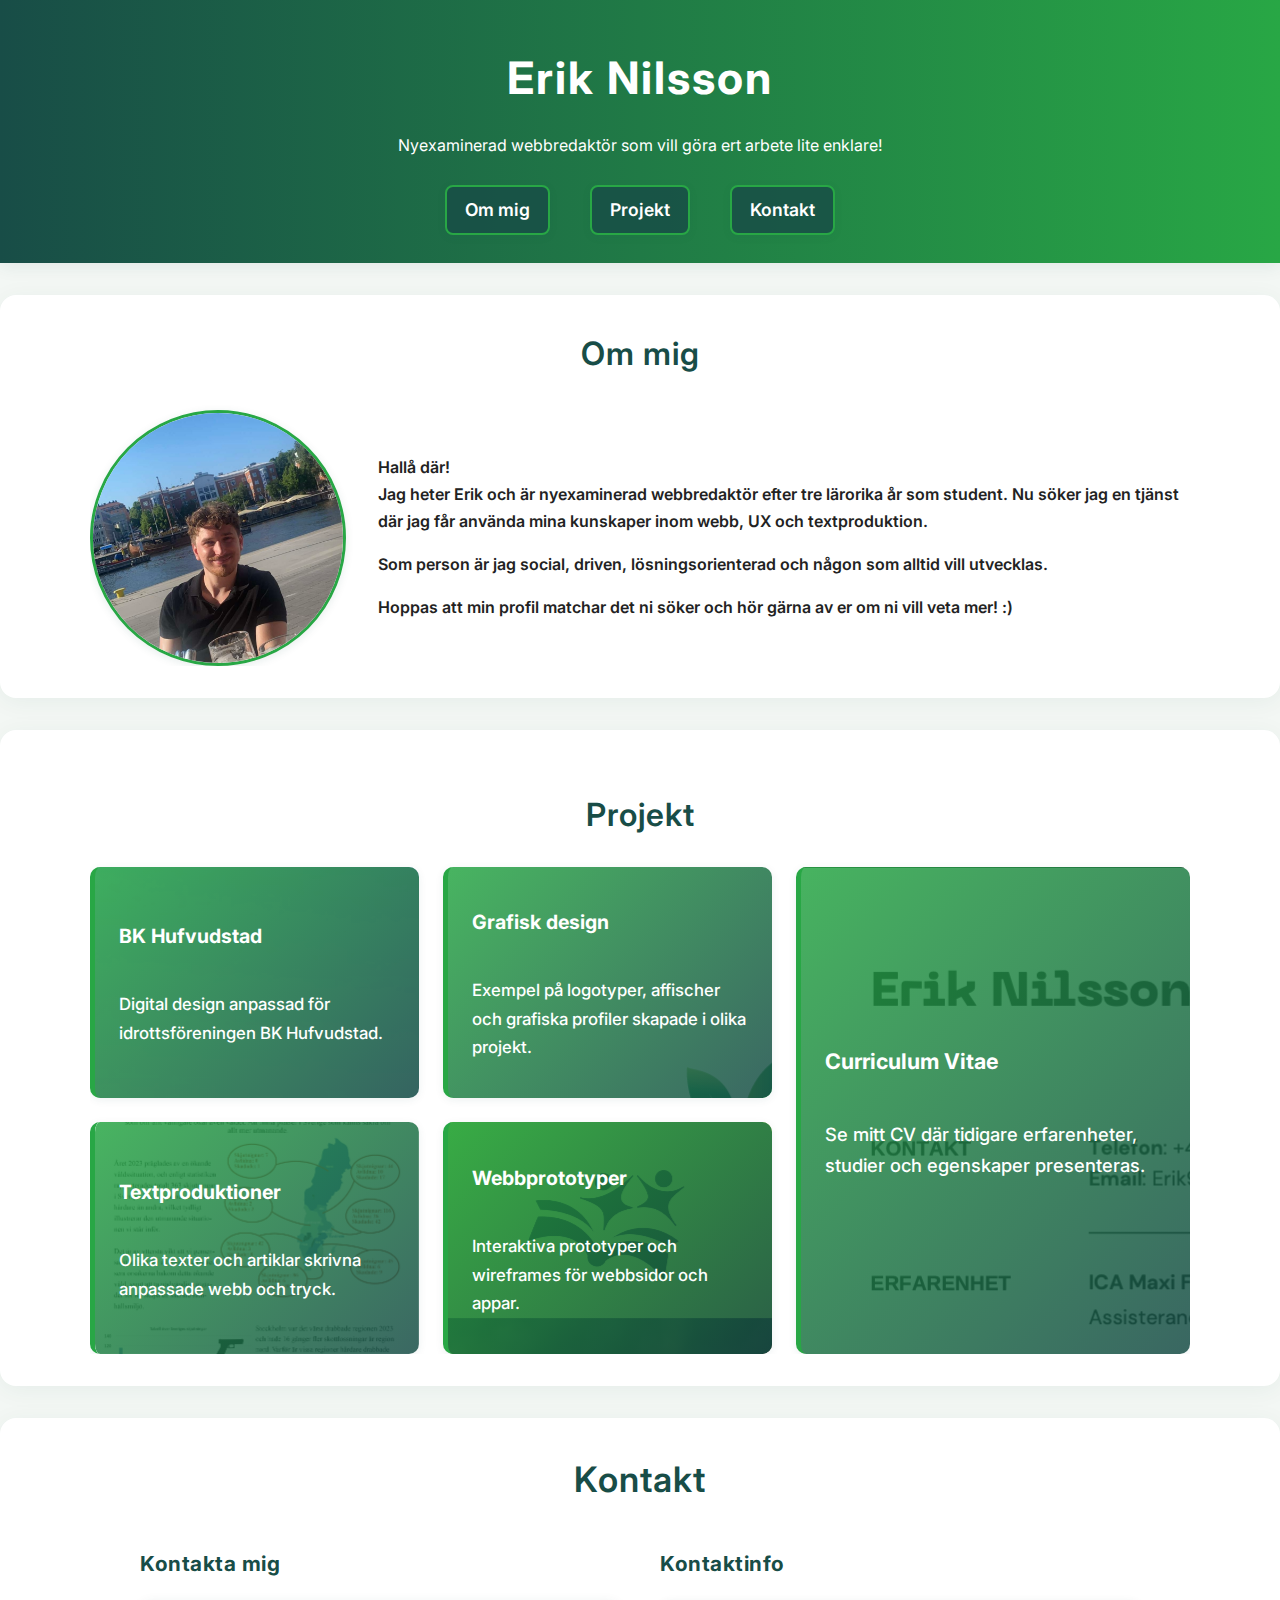
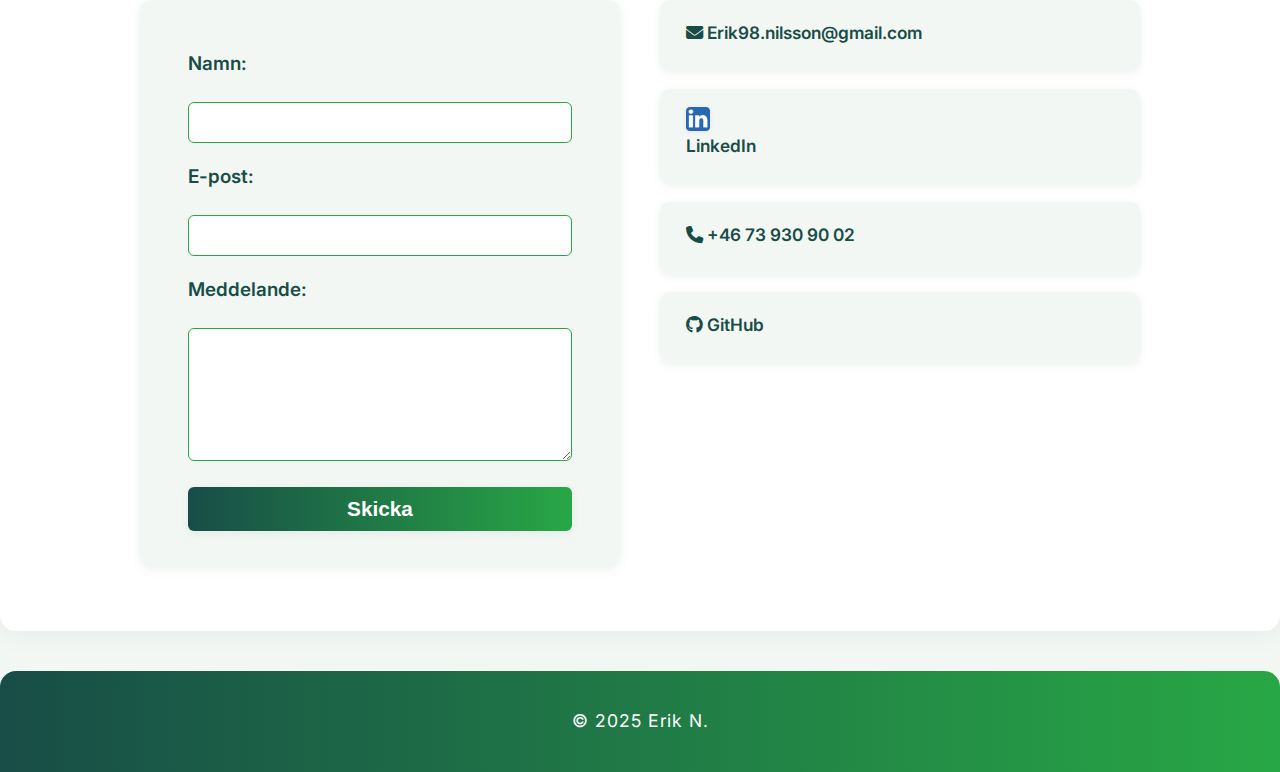
<file: index.html>
<head>
    <meta charset="UTF-8">
    <meta name="viewport" content="width=device-width, initial-scale=1.0">
    <title>Min Portfolio</title>
    <link rel="stylesheet" href="style.css">
    <!-- Font Awesome CDN för ikoner (valfritt) -->
    <link rel="stylesheet" href="https://cdnjs.cloudflare.com/ajax/libs/font-awesome/6.4.0/css/all.min.css">
    <link href="https://fonts.googleapis.com/css?family=Inter:400,600&display=swap" rel="stylesheet">
</head>
<body>
    <header>
        <div class="container">
            <h1>Erik Nilsson</h1>
            <p>Nyexaminerad webbredaktör som vill göra ert arbete lite enklare!</p>
        </div>
        <nav class="main-nav">
            <ul>
                <li><a href="#about">Om mig</a></li>
                <li><a href="#projects">Projekt</a></li>
                <li><a href="#contact">Kontakt</a></li>
            </ul>
        </nav>
    </header>
                 <section id="about">
            <div class="container">
                <h2 class="about-title">Om mig</h2>
                <div class="about-flex">
                    <img src="erik.jpg" alt="Erik Nilsson" class="profilbild">
                                        <div class="about-text">
                        <p>Hallå där!<br>
                        Jag heter Erik och är nyexaminerad webbredaktör efter tre lärorika år som student. Nu söker jag en tjänst där jag får använda mina kunskaper inom webb, UX och textproduktion.</p>
                        <p>Som person är jag social, driven, lösningsorienterad och någon som alltid vill utvecklas.</p>
                        <p>Hoppas att min profil matchar det ni söker och hör gärna av er om ni vill veta mer! :)</p>
                    </div>
                </div>
            </div>
        </section>
       <section id="projects">
        <div class="container">
            <h2>Projekt</h2>
            <div class="projects-grid">
                <a href="bkhufvudstad.html" class="project" id="project1">
                    <h3>BK Hufvudstad</h3>
                    <p>Digital design anpassad för idrottsföreningen BK Hufvudstad.</p>
                </a>
                <a href="design.html" class="project" id="project2">
                    <h3>Grafisk design</h3>
                    <p>Exempel på logotyper, affischer och grafiska profiler skapade i olika projekt.</p>
                </a>
                <a href="text.html" class="project" id="project3">
                    <h3>Textproduktioner</h3>
                    <p>Olika texter och artiklar skrivna anpassade webb och tryck.</p>
                </a>
                <a href="webbprototyper.html" class="project" id="project4">
                    <h3>Webbprototyper</h3>
                    <p>Interaktiva prototyper och wireframes för webbsidor och appar.</p>
                </a>
                <a href="ErikNilsson.pdf" class="project project-cv" id="project5" target="_blank">
                    <h3>Curriculum Vitae</h3>
                    <p>Se mitt CV där tidigare erfarenheter, studier och egenskaper presenteras.</p>
                </a>
            </div>
        </div>
    </section>
       <section id="contact">
        <div class="container">
            <h2 class="contact-main-title">Kontakt</h2>
            <div class="contact-flex">
                <div class="contact-form-wrapper">
                    <h3 class="contact-subtitle">Kontakta mig</h3>
                    <form action="mailto:erik98.nilsson@gmail.com" method="post" enctype="text/plain" class="contact-form">
                        <label for="name">Namn:</label>
                        <input type="text" id="name" name="name" required>
                        <label for="email">E-post:</label>
                        <input type="email" id="email" name="email" required>
                        <label for="message">Meddelande:</label>
                        <textarea id="message" name="message" rows="5" required></textarea>
                        <button type="submit">Skicka</button>
                    </form>
                </div>
                                <div class="contact-info-wrapper">
                    <h3 class="contact-subtitle">Kontaktinfo</h3>
                    <div class="contact-info-list">
                        <div class="contact-info-item">
                            <a href="mailto:erik98.nilsson@gmail.com">
                                <i class="fas fa-envelope"></i> Erik98.nilsson@gmail.com
                            </a>
                        </div>
                        <div class="contact-info-item">
                            <a href="https://www.linkedin.com/in/erik98nilsson" target="_blank">
                                <img src="linkedin.png" alt="LinkedIn logga" style="width:24px; height:24px; vertical-align:middle; margin-right:6px;">LinkedIn
                            </a>
                        </div>
                        <div class="contact-info-item">
                            <a href="tel:+46739309002">
                                <i class="fas fa-phone"></i> +46 73 930 90 02
                            </a>
                        </div>
                        <div class="contact-info-item">
                            <a href="https://github.com/Erikn98" target="_blank">
                                <i class="fab fa-github"></i> GitHub
                            </a>
                        </div>
                    </div>
                </div>
        </div>
    </section>
    <footer>
        <div class="container">
            <p>&copy; 2025 Erik N.</p>
        </div>
    </footer>
</body>
</html>
</file>
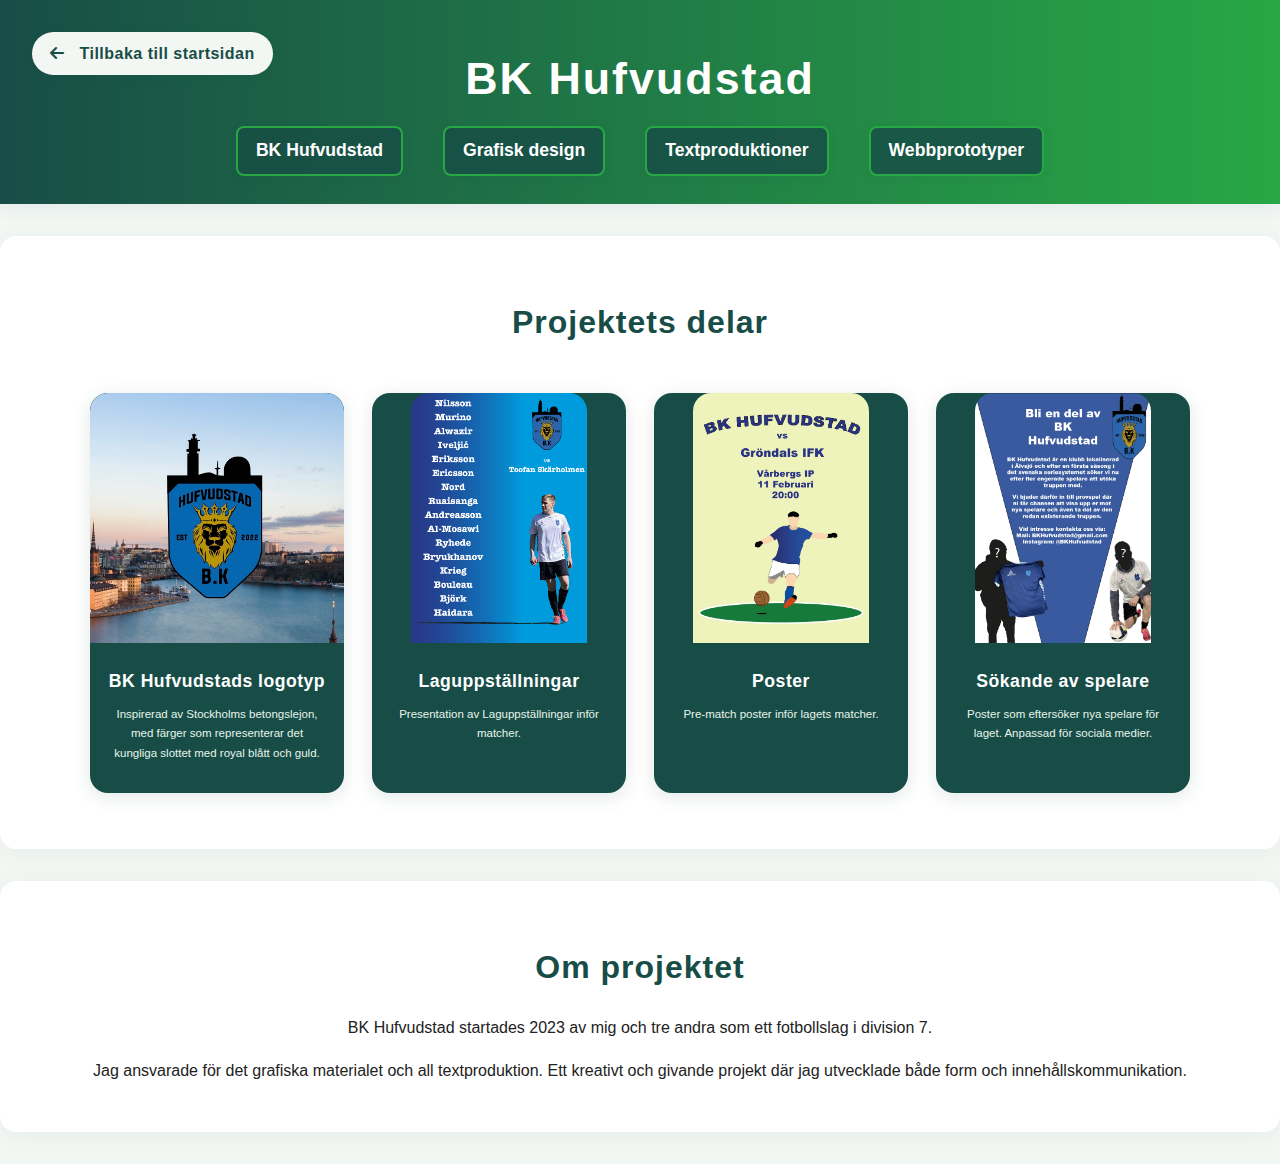
<file: bkhufvudstad.html>
<!DOCTYPE html>
<html lang="sv">
<head>
    <meta charset="UTF-8">
    <title>BK Hufvudstad – Erik Nilsson Portfolio</title>
    <meta name="viewport" content="width=device-width, initial-scale=1.0">
    <link rel="stylesheet" href="style.css">
    <!-- Font Awesome för pilen och hamburgarikonen -->
    <link rel="stylesheet" href="https://cdnjs.cloudflare.com/ajax/libs/font-awesome/6.4.0/css/all.min.css">
    <style>
      .hamburger {
        display: none;
        font-size: 2em;
        background: none;
        border: none;
        color: #fff;
        cursor: pointer;
        margin: 0 12px 0 0;
        z-index: 1001;
      }
      .main-nav .back-menu-link {
        display: none;
      }
      .back-btn-desktop {
        display: inline-block;
      }
      @media (max-width: 700px) {
        .main-nav ul {
          display: none;
          flex-direction: column;
          gap: 18px;
          background: #184D47;
          position: absolute;
          top: 60px;
          left: 0;
          width: 100vw;
          padding: 24px 0 16px 0;
          margin: 0;
          box-shadow: 0 8px 24px rgba(24,77,71,0.13);
          z-index: 1000;
        }
        .main-nav ul.open {
          display: flex;
        }
        .hamburger {
          display: block;
          position: absolute;
          right: 18px;
          top: 18px;
        }
        .main-nav li {
          width: 100%;
          display: flex;
          justify-content: center;
        }
        .main-nav a {
          width: 90vw;
          max-width: 340px;
          text-align: center;
          padding: 14px 0;
          font-size: 1.1em;
          margin: 0 auto;
          border-radius: 10px;
          background: rgba(24,77,71, 0.85);
          border: 2px solid #28A745;
          color: #fff;
        }
        .main-nav .back-menu-link {
          display: flex;
        }
        .back-btn-desktop {
          display: none;
        }
      }
    </style>
</head>
<body>
    <header>
        <a href="index.html" class="back-btn back-btn-desktop"><i class="fas fa-arrow-left"></i> Tillbaka till startsidan</a>
        <h1>BK Hufvudstad</h1>
        <nav class="main-nav">
            <button class="hamburger" aria-label="Öppna meny"><i class="fas fa-bars"></i></button>
            <ul>
                <li class="back-menu-link"><a href="index.html"><i class="fas fa-arrow-left"></i> Tillbaka till startsidan</a></li>
                <li><a href="bkhufvudstad.html">BK Hufvudstad</a></li>
                <li><a href="design.html">Grafisk design</a></li>
                <li><a href="text.html">Textproduktioner</a></li>
                <li><a href="webbprototyper.html">Webbprototyper</a></li>
            </ul>
        </nav>
    </header>
    <main>
        <section>
            <h2>Projektets delar</h2>
            <div class="bkh-grid">
                <div class="bkh-card">
                    <a href="bk_logotyp.pdf" target="_blank">
                        <img src="bkh_bakgrund.jpg" alt="BK Hufvudstads logotyp" class="bkh-thumb">
                    </a>
                    <h3>BK Hufvudstads logotyp</h3>
                    <p>Inspirerad av Stockholms betongslejon, med färger som representerar det kungliga slottet med royal blått och guld.</p>
                </div>
                <div class="bkh-card">
                    <a href="matchday.PNG" target="_blank">
                        <img src="matchday.PNG" alt="Laguppställning för BK Hufvudstad" class="bkh-thumb">
                    </a>
                    <h3>Laguppställningar</h3>
                    <p>Presentation av Laguppställningar inför matcher.</p>
                </div>
                <div class="bkh-card">
                    <a href="posterbkh.png" target="_blank">
                        <img src="posterbkh.png" alt="Pre-match poster för BK Hufvudstad" class="bkh-thumb">
                    </a>
                    <h3>Poster</h3>
                    <p>Pre-match poster inför lagets matcher.</p>
                </div>
                <div class="bkh-card">
                    <a href="delavBKH.png" target="_blank">
                        <img src="delavBKH.png" alt="Poster som besrkvier BK Hufvudstads sökande på spelare" class="bkh-thumb">
                    </a>
                    <h3>Sökande av spelare</h3>
                    <p>Poster som eftersöker nya spelare för laget. Anpassad för sociala medier.</p>
                </div>
            </div>
        </section>
        <section class="center-section">
            <h2>Om projektet</h2>
            <p>
                BK Hufvudstad startades 2023 av mig och tre andra som ett fotbollslag i division 7.
            </p>
            <p>
                Jag ansvarade för det grafiska materialet och all textproduktion. Ett kreativt och givande projekt där jag utvecklade både form och innehållskommunikation.
            </p>
        </section>
    </main>
    <script>
      // Hamburger-meny funktion
      document.querySelector('.hamburger').addEventListener('click', function() {
        document.querySelector('.main-nav ul').classList.toggle('open');
      });
      // Stäng meny när man klickar på en länk (mobil)
      document.querySelectorAll('.main-nav a').forEach(link => {
        link.addEventListener('click', () => {
          document.querySelector('.main-nav ul').classList.remove('open');
        });
      });
    </script>
</body>
</file>
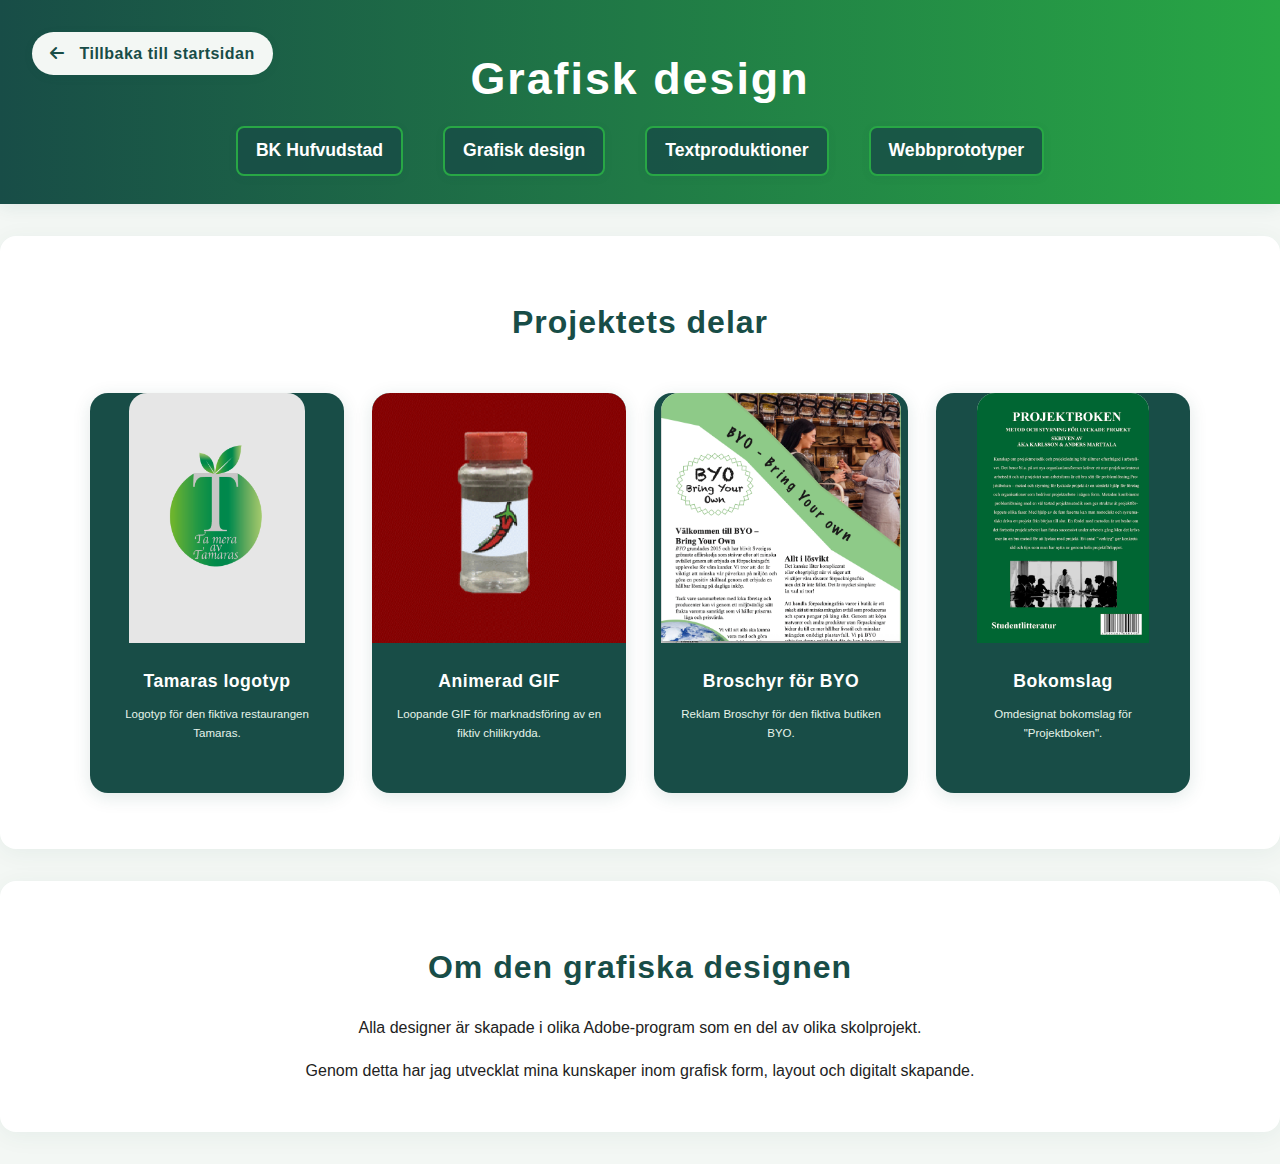
<file: design.html>
<!DOCTYPE html>
<html lang="sv">
<head>
    <meta charset="UTF-8">
    <title>Grafisk design – Erik Nilsson Portfolio</title>
    <link rel="stylesheet" href="style.css">
    <!-- Font Awesome för pilen -->
    <link rel="stylesheet" href="https://cdnjs.cloudflare.com/ajax/libs/font-awesome/6.4.0/css/all.min.css">
</head>
<body>
    <header>
        <a href="index.html" class="back-btn"><i class="fas fa-arrow-left"></i> Tillbaka till startsidan</a>
        <h1>Grafisk design</h1>
        <nav class="main-nav">
    <ul>
        <li><a href="bkhufvudstad.html">BK Hufvudstad</a></li>
        <li><a href="design.html">Grafisk design</a></li>
        <li><a href="text.html">Textproduktioner</a></li>
        <li><a href="webbprototyper.html">Webbprototyper</a></li>
    </ul>
</nav>
    </header>
    <main>
        <section>
            <h2>Projektets delar</h2>
                                               <div class="bkh-grid">
                            <div class="bkh-card">
                                <a href="tamaras.png" target="_blank">
                                    <img src="tamaras.png" alt="Logotyp för Tamaras" class="bkh-thumb">
                                </a>
                                <h3>Tamaras logotyp</h3>
                                <p>Logotyp för den fiktiva restaurangen Tamaras.</p>
                            </div>
                            <div class="bkh-card">
                                <a href="chili.gif" target="_blank">
                                    <img src="chili.png" alt="Reklam för en chilikrydda i form av GIF" class="bkh-thumb">
                                </a>
                                <h3>Animerad GIF</h3>
                                <p>Loopande GIF för marknadsföring av en fiktiv chilikrydda.</p>
                            </div>
                            <div class="bkh-card">
                                <a href="BYO.pdf" target="_blank">
                                    <img src="byo.png" alt="Reklam-broschyr för BYO" class="bkh-thumb">
                                </a>
                                <h3>Broschyr för BYO</h3>
                                <p>Reklam Broschyr för den fiktiva butiken BYO. </p>
                            </div>
                            <div class="bkh-card">
                                <a href="bokomslag.png" target="_blank">
                                    <img src="bakbok.png" alt="Bokomslag" class="bkh-thumb">
                                </a>
                                <h3>Bokomslag</h3>
                                <p>Omdesignat bokomslag för "Projektboken".</p>
                            </div>
                        </div>
        </section>
        <section class="center-section">
            <h2>Om den grafiska designen</h2>
            <p>
                Alla designer är skapade i olika Adobe-program som en del av olika skolprojekt. 
            </p>
            <p>
                Genom detta har jag utvecklat mina kunskaper inom grafisk form, layout och digitalt skapande.           
            </p>
        </section>
    </main>
</body>
</file>
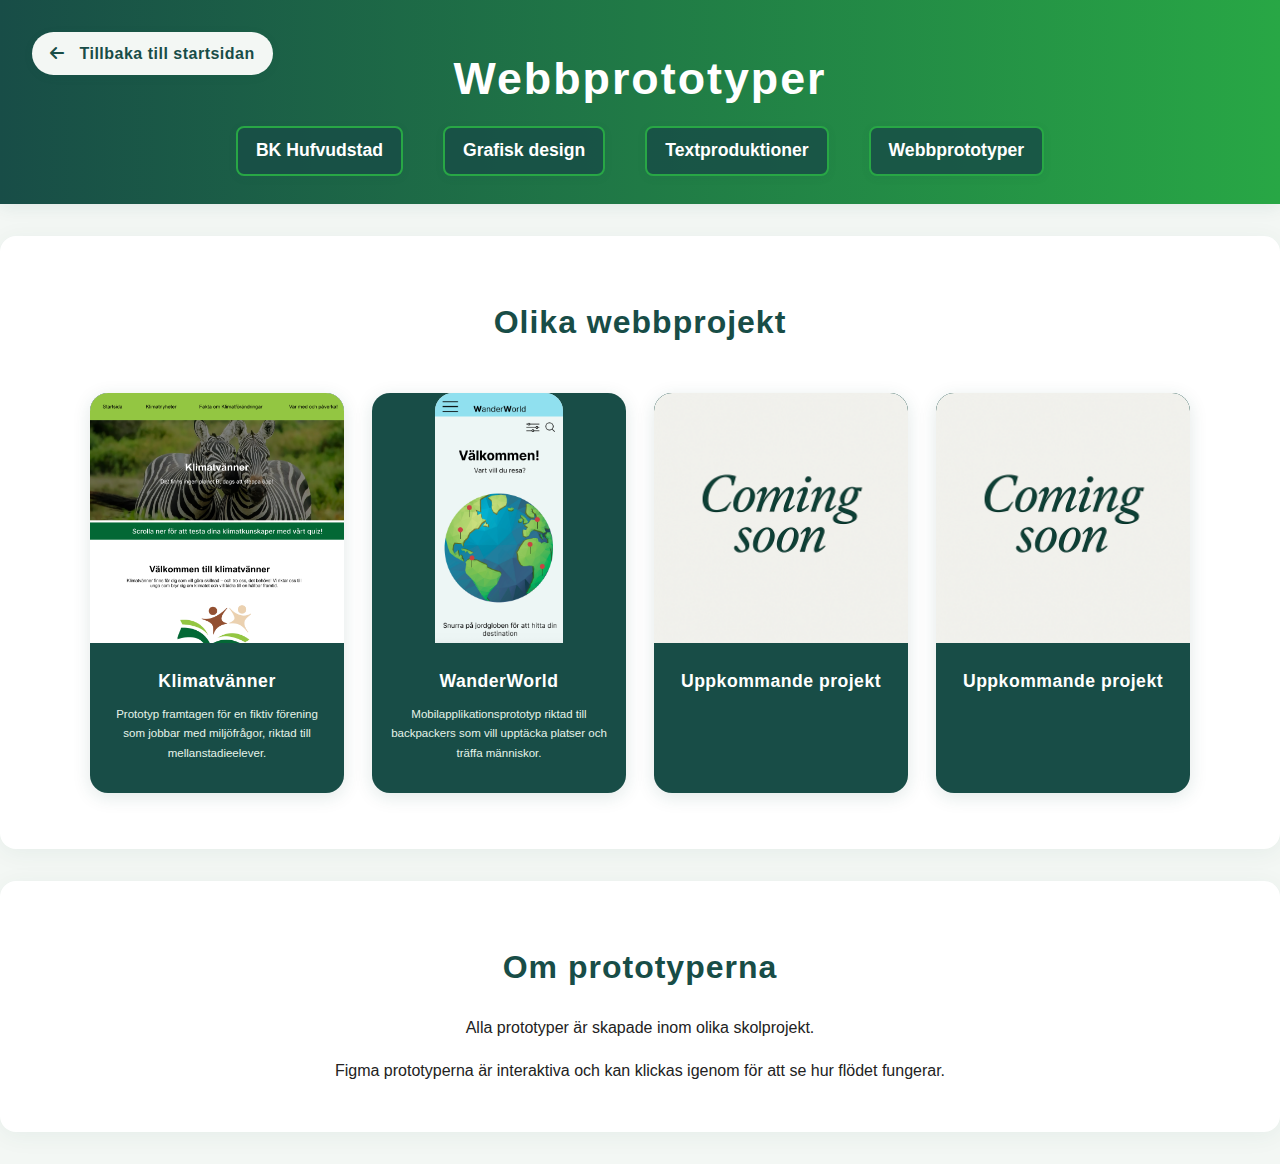
<file: webbprototyper.html>
<!DOCTYPE html>
<html lang="sv">
<head>
    <meta charset="UTF-8">
    <title>Webbprototyper – Erik Nilsson Portfolio</title>
    <meta name="viewport" content="width=device-width, initial-scale=1.0">
    <link rel="stylesheet" href="style.css">
    <!-- Font Awesome för pilen och hamburgarikonen -->
    <link rel="stylesheet" href="https://cdnjs.cloudflare.com/ajax/libs/font-awesome/6.4.0/css/all.min.css">
    <style>
      .hamburger {
        display: none;
        font-size: 2em;
        background: none;
        border: none;
        color: #fff;
        cursor: pointer;
        margin: 0 12px 0 0;
        z-index: 1001;
      }
      .main-nav .back-menu-link {
        display: none;
      }
      .back-btn-desktop {
        display: inline-block;
      }
      @media (max-width: 700px) {
        .main-nav ul {
          display: none;
          flex-direction: column;
          gap: 18px;
          background: #184D47;
          position: absolute;
          top: 60px;
          left: 0;
          width: 100vw;
          padding: 24px 0 16px 0;
          margin: 0;
          box-shadow: 0 8px 24px rgba(24,77,71,0.13);
          z-index: 1000;
        }
        .main-nav ul.open {
          display: flex;
        }
        .hamburger {
          display: block;
          position: absolute;
          right: 18px;
          top: 18px;
        }
        .main-nav li {
          width: 100%;
          display: flex;
          justify-content: center;
        }
        .main-nav a {
          width: 90vw;
          max-width: 340px;
          text-align: center;
          padding: 14px 0;
          font-size: 1.1em;
          margin: 0 auto;
          border-radius: 10px;
          background: rgba(24,77,71, 0.85);
          border: 2px solid #28A745;
          color: #fff;
        }
        .main-nav .back-menu-link {
          display: flex;
        }
        .back-btn-desktop {
          display: none;
        }
      }
    </style>
</head>
<body>
    <header>
        <a href="index.html" class="back-btn back-btn-desktop"><i class="fas fa-arrow-left"></i> Tillbaka till startsidan</a>
        <h1>Webbprototyper</h1>
        <nav class="main-nav">
            <button class="hamburger" aria-label="Öppna meny"><i class="fas fa-bars"></i></button>
            <ul>
                <li class="back-menu-link"><a href="index.html"><i class="fas fa-arrow-left"></i> Tillbaka till startsidan</a></li>
                <li><a href="bkhufvudstad.html">BK Hufvudstad</a></li>
                <li><a href="design.html">Grafisk design</a></li>
                <li><a href="text.html">Textproduktioner</a></li>
                <li><a href="webbprototyper.html">Webbprototyper</a></li>
            </ul>
        </nav>
    </header>
    <main>
        <section>
            <h2>Olika webbprojekt</h2>
            <div class="bkh-grid">
                <div class="bkh-card">
                    <a href="https://www.figma.com/proto/Uv94S9jatNSTQD6QnqdT3i/Klimatv%C3%A4nner_Prototyp?node-id=0-1&t=8s7SMfj8vxd9umDa-1" target="_blank">
                        <img src="klimat.png" alt="Skärmdump på klimatvänner webbplats" class="bkh-thumb">
                    </a>
                    <h3>Klimatvänner</h3>
                    <p>Prototyp framtagen för en fiktiv förening som jobbar med miljöfrågor, riktad till mellanstadieelever.</p>
                </div>
                <div class="bkh-card">
                    <a href="https://www.figma.com/design/P27ujlxmkSATGJakl7djOE/WanderWorld_Prototyp_App?node-id=0-1&t=0svZHPwBp1LwyCbq-1" target="_blank">
                        <img src="wanderworld.png" alt="Skärmdump på WanderWorlds mobila app" class="bkh-thumb">
                    </a>
                    <h3>WanderWorld</h3>
                    <p>Mobilapplikationsprototyp riktad till backpackers som vill upptäcka platser och träffa människor.</p>
                </div>
                <div class="bkh-card">
                    <img src="Coming_soon.png" alt="Uppkommande projekt." class="bkh-thumb">
                    <h3>Uppkommande projekt</h3>
                </div>
                <div class="bkh-card">
                    <img src="Coming_soon.png" alt="Uppkommande projekt." class="bkh-thumb">
                    <h3>Uppkommande projekt</h3>
                </div>
            </div>
        </section>
        <section class="center-section">
            <h2>Om prototyperna</h2>
            <p>
                Alla prototyper är skapade inom olika skolprojekt. 
            </p>
            <p>
                Figma prototyperna är interaktiva och kan klickas igenom för att se hur flödet fungerar.
            </p>
        </section>
    </main>
    <script>
      // Hamburger-meny funktion
      document.querySelector('.hamburger').addEventListener('click', function() {
        document.querySelector('.main-nav ul').classList.toggle('open');
      });
      // Stäng meny när man klickar på en länk (mobil)
      document.querySelectorAll('.main-nav a').forEach(link => {
        link.addEventListener('click', () => {
          document.querySelector('.main-nav ul').classList.remove('open');
        });
      });
    </script>
</body>
</file>
<file: style.css>
body {
    font-family: 'Inter', Arial, sans-serif;
    line-height: 1.7;
    margin: 0;
    padding: 0;
    background: #f3f7f4;
    color: #222;
}

header {
    background: linear-gradient(90deg, #184D47 0%, #28A745 100%);
    color: #fff;
    padding: 40px 0 28px 0;
    text-align: center;
    box-shadow: 0 4px 16px rgba(24,77,71,0.08);
}

header h1 {
    margin: 0;
    font-size: 2.8em;
    letter-spacing: 2px;
    font-weight: 700;
}

.main-nav {
    text-align: center;
    margin-top: 10px;
}
.main-nav ul {
    list-style: none;
    padding: 0;
    margin: 0;
    display: inline-flex;
    gap: 32px;
}
.main-nav li {
    display: inline;
}
.main-nav a {
    color: #fff;
    text-decoration: none;
    font-weight: 600;
    font-size: 1.1em;
    padding: 8px 18px;
    border-radius: 8px;
    background: rgba(24,77,71, 0.85);
    border: 2px solid #28A745;
    margin: 0 4px;
    transition: background 0.2s, color 0.2s, box-shadow 0.2s;
    box-shadow: 0 2px 8px rgba(24,77,71,0.08);
    display: inline-block;
}
.main-nav a:hover,
.main-nav a:focus {
    background: #28A745;
    color: #fff;
    box-shadow: 0 4px 16px rgba(40,167,69,0.15);
}

.container {
    width: 95%;
    max-width: 1100px;
    margin: auto;
    overflow: hidden;
}

/* Begränsa kontaktsektionen så den inte blir för bred */
#contact .container {
    max-width: 1000px;
    margin: 0 auto;
    padding: 0 16px;
}

section {
    margin: 32px 0;
    padding: 32px 0;
    background: #fff;
    border-radius: 16px;
    box-shadow: 0 4px 24px rgba(24,77,71,0.06);
}

section h2 {
    text-align: center;
    color: #184D47;
    margin-bottom: 20px;
    font-size: 2em;
    font-weight: 600;
    letter-spacing: 1px;
}

.projects-grid {
    display: grid;
    grid-template-columns: 1fr 1fr 1.2fr;
    grid-template-rows: 1fr 1fr;
    gap: 24px;
    margin-top: 24px;
}

#project1 {
    grid-column: 1 / 2;
    grid-row: 1 / 2;
    display: flex;
    flex-direction: column;
    justify-content: center;
    align-items: flex-start;
    font-size: 1.05em;
    background: 
        linear-gradient(135deg, rgba(40,167,69,0.85) 0%, rgba(24,77,71,0.85) 100%),
        url('bkh_bakgrund.jpg') center/cover no-repeat;
    color: #fff;
    position: relative;
    overflow: hidden;
}
#project2 {
    grid-column: 2 / 3;
    grid-row: 1 / 2;
    display: flex;
    flex-direction: column;
    justify-content: center;
    align-items: flex-start;
    font-size: 1.05em;
    background:
        linear-gradient(135deg, rgba(40,167,69,0.85) 0%, rgba(24,77,71,0.85) 100%),
        url('tamaras.png') center/120% no-repeat;
    color: #fff;
    position: relative;
    overflow: hidden;
}
#project2 > * {
    position: relative;
    z-index: 1;
}
#project3 {
    grid-column: 1 / 2;
    grid-row: 2 / 3;
    display: flex;
    flex-direction: column;
    justify-content: center;
    align-items: flex-start;
    font-size: 1.05em;
    color: #fff;
    position: relative;
    overflow: hidden;
}
#project3::before {
    content: "";
    position: absolute;
    inset: 0;
    background:
        linear-gradient(135deg, rgba(40,167,69,0.85) 0%, rgba(24,77,71,0.85) 100%),
        url('sjuktning.png') center/75% no-repeat;
    z-index: 0;
    pointer-events: none;
}
#project3 > * {
    position: relative;
    z-index: 1;
}
#project4 {
    grid-column: 2 / 3;
    grid-row: 2 / 3;
    display: flex;
    flex-direction: column;
    justify-content: center;
    align-items: flex-start;
    font-size: 1.05em;
    background:
        linear-gradient(135deg, rgba(40,167,69,0.85) 0%, rgba(24,77,71,0.85) 100%),
        url('klimat.png') center/135% no-repeat;
    color: #fff;
    position: relative;
    overflow: hidden;
}
#project4 > * {
    position: relative;
    z-index: 1;
}
#project5 {
    grid-column: 3 / 4;
    grid-row: 1 / 3;
    display: flex;
    flex-direction: column;
    justify-content: center;
    align-items: flex-start;
    font-size: 1.15em;
    background:
        linear-gradient(135deg, rgba(40,167,69,0.85) 0%, rgba(24,77,71,0.85) 100%),
        url('cv.png') center/121% no-repeat;
    color: #fff;
    position: relative;
    overflow: hidden;
}
#project5 > * {
    position: relative;
    z-index: 1;
}
#project5 a {
    color: #fff;
    font-weight: bold;
}
#project5 a:hover {
    color: #ffe066;
}

.project {
    margin: 0;
    padding: 20px 24px;
    border-radius: 10px;
    box-shadow: 0 2px 8px rgba(24,77,71,0.08);
    border-left: 5px solid #28A745;
    transition: box-shadow 0.2s, transform 0.2s;
}
.project:hover {
    box-shadow: 0 6px 24px rgba(24,77,71,0.13);
    transform: translateY(-2px) scale(1.01);
}

a {
    color: #184D47;
    text-decoration: none;
    font-weight: 500;
    transition: color 0.2s;
}
a:hover {
    color: #28A745;
    text-decoration: underline;
}

footer {
    background: linear-gradient(90deg, #184D47 0%, #28A745 100%);
    color: #fff;
    text-align: center;
    padding: 18px 0;
    border-top-left-radius: 16px;
    border-top-right-radius: 16px;
    margin-top: 40px;
    font-size: 1.1em;
    letter-spacing: 1px;
}

/* Kontaktsektion sida vid sida */
.contact-flex {
    display: flex;
    gap: 40px;
    justify-content: center;
    align-items: stretch;
    flex-wrap: wrap;
}

.contact-form-wrapper,
.contact-info-wrapper {
    flex: 1 1 340px;
    min-width: 300px;
    max-width: 480px;
    display: flex;
    flex-direction: column;
    justify-content: flex-start;
}

.contact-form {
    background: #f3f7f4;
    border-radius: 12px;
    box-shadow: 0 2px 12px rgba(24,77,71,0.08);
    padding: 48px 48px 36px 48px;
    margin-bottom: 32px;
    width: 100%;
    max-width: 900px;
    margin-left: auto;
    margin-right: auto;
    display: flex;
    flex-direction: column;
    gap: 18px;
    font-size: 1.18em;
    box-sizing: border-box;
}

.contact-form label {
    font-weight: 600;
    color: #184D47;
    margin-bottom: 4px;
}

.contact-form input,
.contact-form textarea {
    border: 1.5px solid #28A745;
    border-radius: 6px;
    padding: 8px 10px;
    font-size: 1em;
    font-family: inherit;
    background: #fff;
    color: #184D47;
    transition: border 0.2s;
}

.contact-form input:focus,
.contact-form textarea:focus {
    border: 2px solid #184D47;
    outline: none;
}

.contact-form button {
    background: linear-gradient(90deg, #184D47 0%, #28A745 100%);
    color: #fff;
    border: none;
    border-radius: 6px;
    padding: 10px 0;
    font-size: 1.1em;
    font-weight: 700;
    cursor: pointer;
    margin-top: 8px;
    transition: background 0.2s, box-shadow 0.2s;
    box-shadow: 0 2px 8px rgba(24,77,71,0.08);
}

.contact-form button:hover {
    background: #28A745;
    color: #fff;
    box-shadow: 0 4px 16px rgba(40,167,69,0.15);
}

.contactinfo-title {
    font-size: 1.4em;
    color: #184D47;
    margin-bottom: 18px;
    text-align: left;
    margin-left: 10px;
}

.contact-info {
    background: #f3f7f4;
    border-radius: 12px;
    box-shadow: 0 2px 12px rgba(24,77,71,0.08);
    padding: 28px 24px 20px 24px;
    display: flex;
    flex-direction: column;
    justify-content: center;
    height: 100%;
    width: 100%;
    box-sizing: border-box;
}

.contact-info p {
    margin: 18px 0;
    text-align: left;
}

#contact .container p {
    text-align: center;
    margin: 10px 0 0 0;
}

#contact .container a {
    color: #184D47;
    font-weight: 600;
    text-decoration: none;
    transition: color 0.2s;
    display: inline-block;
    margin: 0 8px 6px 8px;
    font-size: 1.08em;
    vertical-align: middle;
}

#contact .container a:hover {
    color: #28A745;
    text-decoration: underline;
}

#contact .container img {
    vertical-align: middle;
    margin-right: 6px;
    border-radius: 4px;
    box-shadow: 0 1px 4px rgba(24,77,71,0.10);
}

/* Responsivitet för mindre skärmar */
@media (max-width: 900px) {
    .projects-grid {
        grid-template-columns: 1fr;
        grid-template-rows: auto;
    }
    #project5 {
        grid-column: 1 / 2;
        grid-row: auto;
        font-size: 1em;
        background: linear-gradient(90deg, #28A745 0%, #184D47 100%);
        color: #fff;
    }
}

@media (max-width: 800px) {
    .contact-flex {
        flex-direction: column;
        align-items: stretch;
    }
    .contact-info {
        margin-top: 0;
    }
}
.contact-main-title {
    text-align: center;
    font-size: 2.2em;
    color: #184D47;
    margin-bottom: 36px;
    margin-top: 0;
    letter-spacing: 1px;
}

.contact-subtitle {
    font-size: 1.3em;
    color: #184D47;
    margin-bottom: 18px;
    margin-top: 0;
    text-align: left;
    letter-spacing: 0.5px;
}
.contact-info-list {
    display: flex;
    flex-direction: column;
    gap: 18px;
}

.contact-info-item {
    background: #f3f7f4;
    border-radius: 10px;
    box-shadow: 0 2px 8px rgba(24,77,71,0.08);
    padding: 18px 18px;
    display: flex;
    align-items: center;
    transition: box-shadow 0.2s, background 0.2s;
}

.contact-info-item:hover {
    background: #e6f4ea;
    box-shadow: 0 4px 16px rgba(40,167,69,0.13);
}

.contact-info-item a {
    color: #184D47;
    font-weight: 600;
    font-size: 1.08em;
    text-decoration: none;
    display: flex;
    align-items: center;
    gap: 8px;
}
.about-title {
    text-align: center;
    font-size: 2em;
    color: #184D47;
    margin-bottom: 28px;
    margin-top: 0;
    letter-spacing: 1px;
}

.about-flex {
    display: flex;
    align-items: center;
    gap: 32px;
    justify-content: center;
}

.profilbild {
    width: 250px;
    height: 250px;
    object-fit: cover;
    border-radius: 50%;
    display: block;
    border: 3px solid #28A745;
    box-shadow: 0 2px 8px rgba(24,77,71,0.10);
}

.about-text {
    flex: 1;
    min-width: 200px;
    font-weight: 600; /* Lägg till denna rad */
}

@media (max-width: 700px) {
    .about-flex {
        flex-direction: column;
        align-items: center;
        text-align: center;
    }
    .profilbild {
        margin-bottom: 18px;
    }
    .about-text {
        text-align: center;
    }
}

.back-btn {
    display: inline-block;
    position: absolute;
    top: 32px;
    left: 32px;
    margin: 0;
    padding: 8px 18px;         /* Mindre padding */
    background: #f3f7f4;
    color: #184D47;
    font-size: 1em;            /* Mindre text */
    font-weight: 600;
    border: none;
    border-radius: 24px;       /* Lite mindre rundning */
    text-decoration: none;
    box-shadow: 0 2px 8px rgba(24,77,71,0.10);
    transition: background 0.2s, box-shadow 0.2s, color 0.2s;
    letter-spacing: 0.5px;
    z-index: 10;
}
.back-btn i {
    margin-right: 10px;
}
.back-btn:hover, .back-btn:focus {
    background: #28A745;
    color: #fff;
    box-shadow: 0 4px 16px rgba(40,167,69,0.15);
    text-decoration: none;
}

/* Anpassad grid och kort för BK Hufvudstad */
.bkh-grid {
    display: grid;
    grid-template-columns: repeat(auto-fit, minmax(220px, 1fr));
    gap: 28px;
    max-width: 1100px;
    margin: 0 auto;
    padding: 24px 0;
}
.bkh-card {
    background: #184D47;
    color: #fff;
    border-radius: 18px;
    box-shadow: 0 4px 18px rgba(24,77,71,0.13);
    padding: 0;
    text-align: center;
    display: flex;
    flex-direction: column;
    align-items: center;
    transition: box-shadow 0.2s, transform 0.2s, background 0.2s;
    overflow: hidden;
    height: 400px;           /* Gör kortet högre än brett */
    min-width: 0;
}

.bkh-card:hover {
    background: #28A745;
    color: #fff;
    box-shadow: 0 8px 24px rgba(40,167,69,0.18);
    transform: translateY(-6px) scale(1.03);
}

.bkh-thumb {
    width: 100%;
    height: 250px;           /* Större bild */
    object-fit: cover;
    border-top-left-radius: 18px;
    border-top-right-radius: 18px;
    margin-bottom: 14px;
    background: #e6e6e6;
    display: block;
}

.bkh-card h3 {
    margin: 10px 0 8px 0;
    font-size: 1.1em;      /* Mindre rubrik */
    letter-spacing: 0.5px;
}

.bkh-card p {
    margin: 0 18px;
    font-size: 0.72em;   /* Mindre brödtext */
    color: #e6f4ea;
}

@media (max-width: 900px) {
    .bkh-grid {
        grid-template-columns: repeat(2, 1fr);
    }
}
@media (max-width: 600px) {
    .bkh-grid {
        grid-template-columns: 1fr;
    }
    .bkh-card {
        height: 320px;
    }
}

.center-section {
    text-align: center;
}

img {
    max-width: 100%;
    height: auto;
    display: block;
}

@media (max-width: 900px) {
    .projects-grid {
        grid-template-columns: 1fr 1fr;
        grid-template-rows: auto;
    }
    #project5 {
        grid-column: 1 / 3;
        grid-row: auto;
    }
}

@media (max-width: 600px) {
    .projects-grid {
        grid-template-columns: 1fr;
        grid-template-rows: auto;
    }
    #project5 {
        grid-column: 1 / 2;
    }
    section {
        padding: 16px 0;
    }
    .project, .bkh-card {
        padding: 10px 6px;
    }

}
@media (max-width: 600px) {
  .projects-grid {
    grid-template-columns: 1fr;
    grid-template-rows: auto;
    gap: 16px;
    padding: 0 12px;
  }

  .project {
    width: 100%;
    padding: 16px;
    background-size: cover;
    background-position: center;
    box-sizing: border-box;
  }

  #project5 {
    grid-column: 1 / 2;
    grid-row: auto;
    font-size: 1em;
    background-size: cover;
    background-position: center;
  }
}

#project1,
#project2,
#project3,
#project4,
#project5 {
  display: flex;
  flex-direction: column;
  justify-content: center;
  align-items: flex-start;
  font-size: 1.05em;
  color: #fff;
  position: relative;
  overflow: hidden;
  background-size: cover;
  background-position: center;
  background-repeat: no-repeat;
}

#project1 {
  background:
    linear-gradient(135deg, rgba(40,167,69,0.85), rgba(24,77,71,0.85)),
    url('bkh_bakgrund.jpg');
}

#project2 {
  background:
    linear-gradient(135deg, rgba(40,167,69,0.85), rgba(24,77,71,0.85)),
    url('tamaras.png');
}

#project3::before {
  content: "";
  position: absolute;
  inset: 0;
  background:
    linear-gradient(135deg, rgba(40,167,69,0.85), rgba(24,77,71,0.85)),
    url('sjuktning.png');
  background-size: cover;
  background-position: center;
  background-repeat: no-repeat;
  z-index: 0;
  pointer-events: none;
}

#project3 > * {
  position: relative;
  z-index: 1;
}

#project4 {
  background:
    linear-gradient(135deg, rgba(40,167,69,0.85), rgba(24,77,71,0.85)),
    url('klimat.png');
}

#project5 {
  grid-column: 3 / 4;
  grid-row: 1 / 3;
  font-size: 1.15em;
  background:
    linear-gradient(135deg, rgba(40,167,69,0.85), rgba(24,77,71,0.85)),
    url('cv.png');
}
html, body {
  max-width: 100%;
  overflow-x: hidden;
}
</file>
